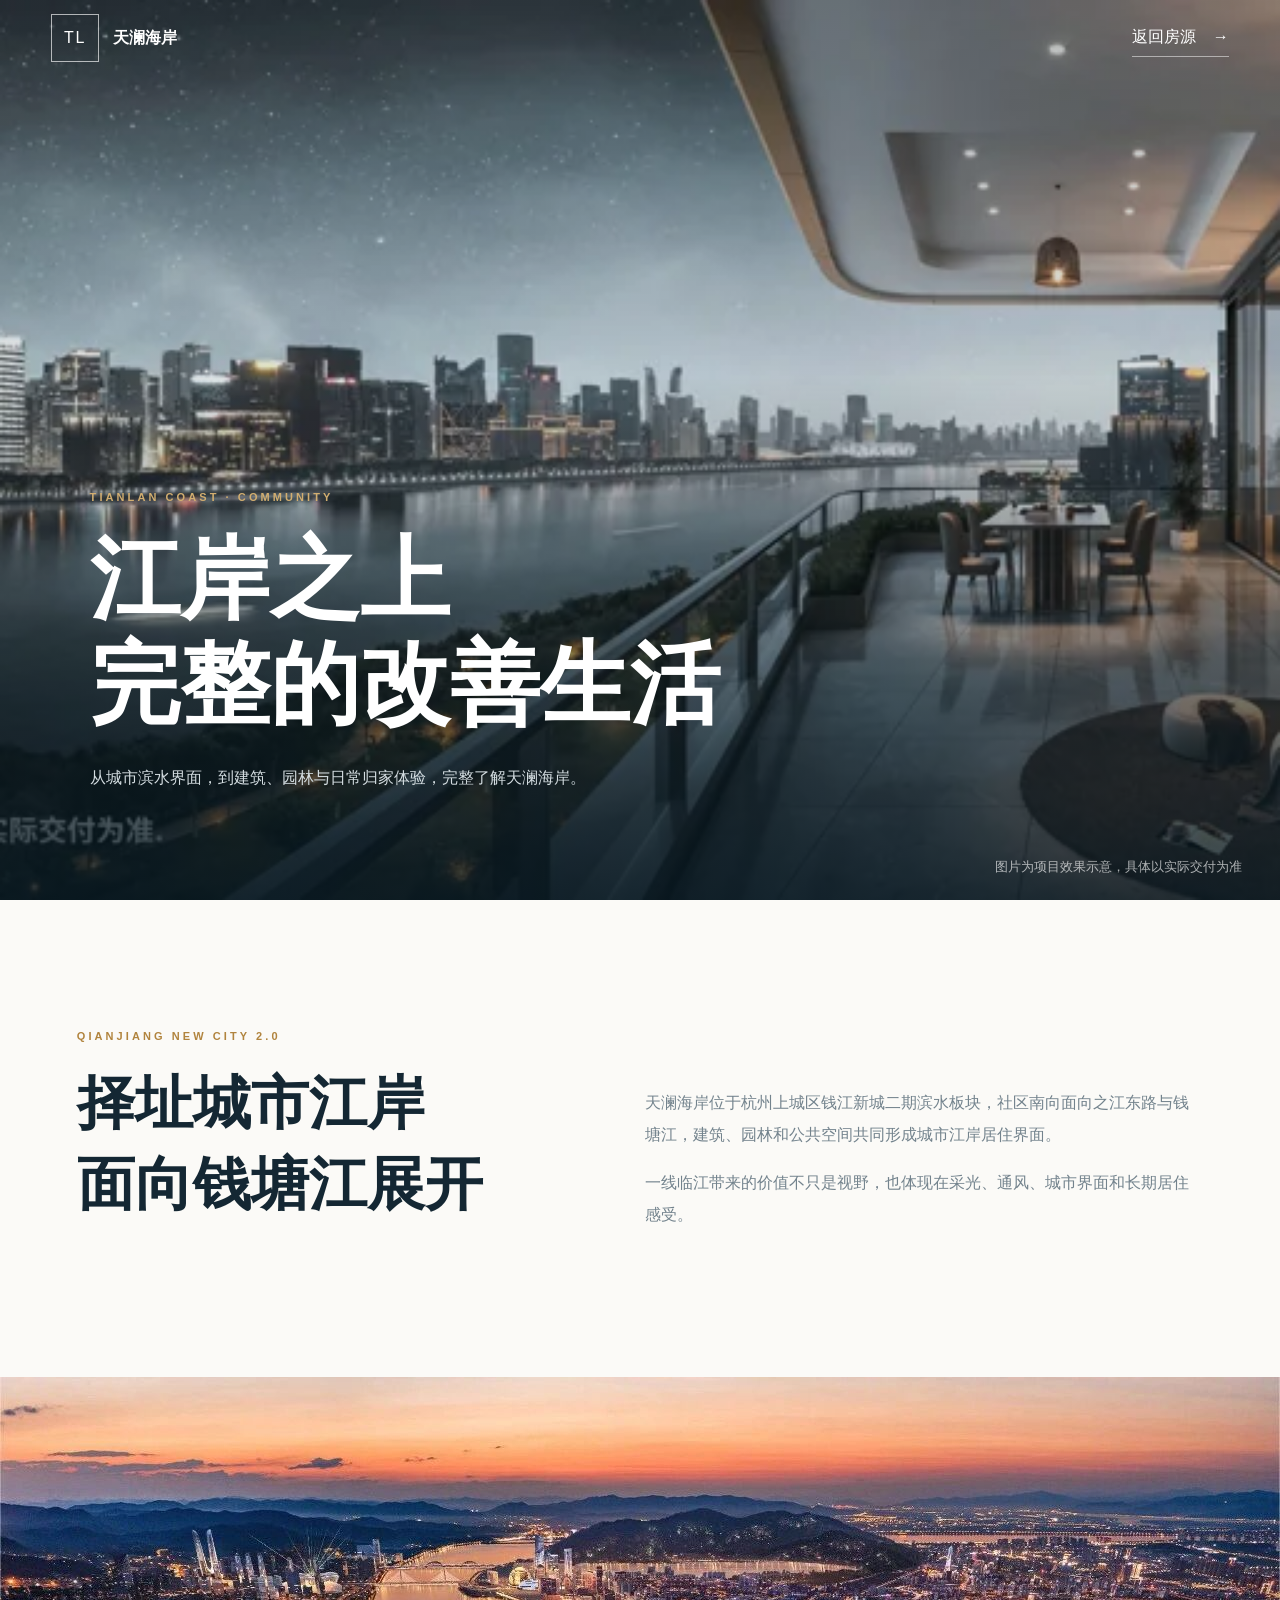
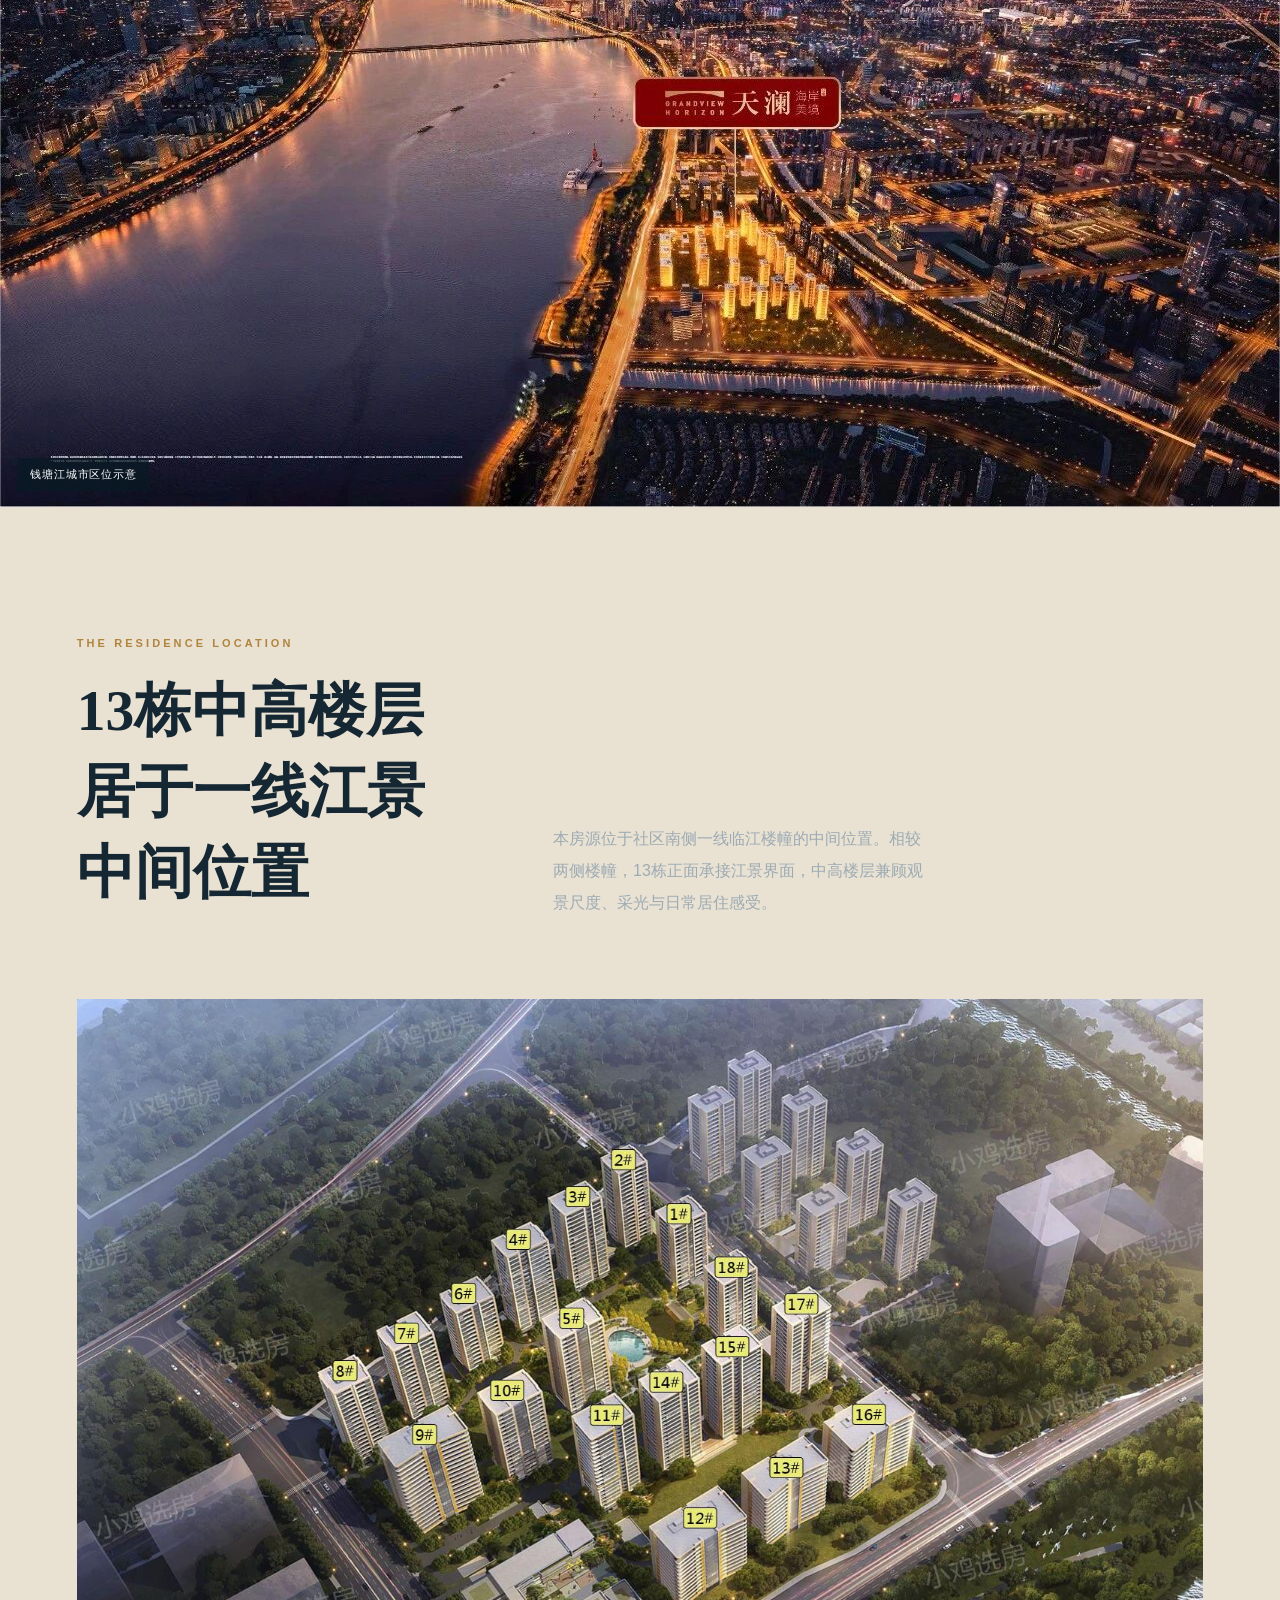
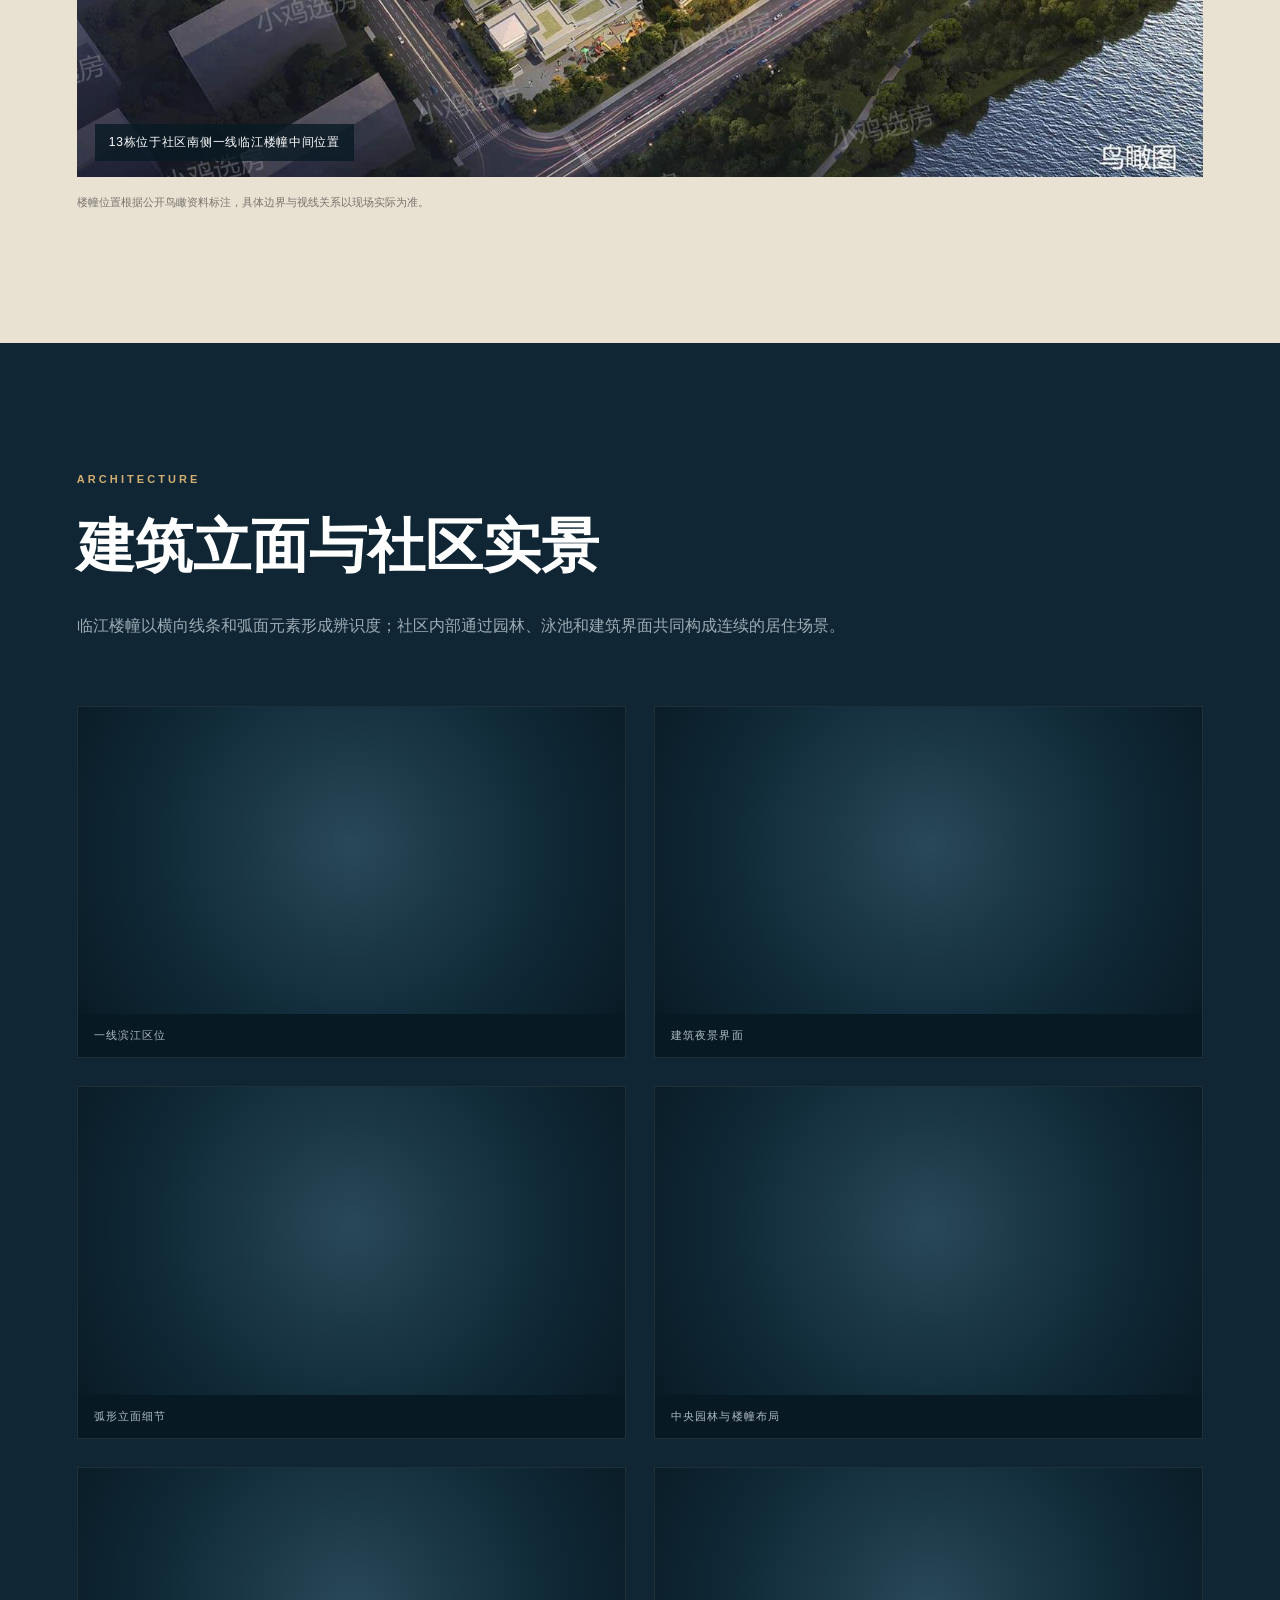
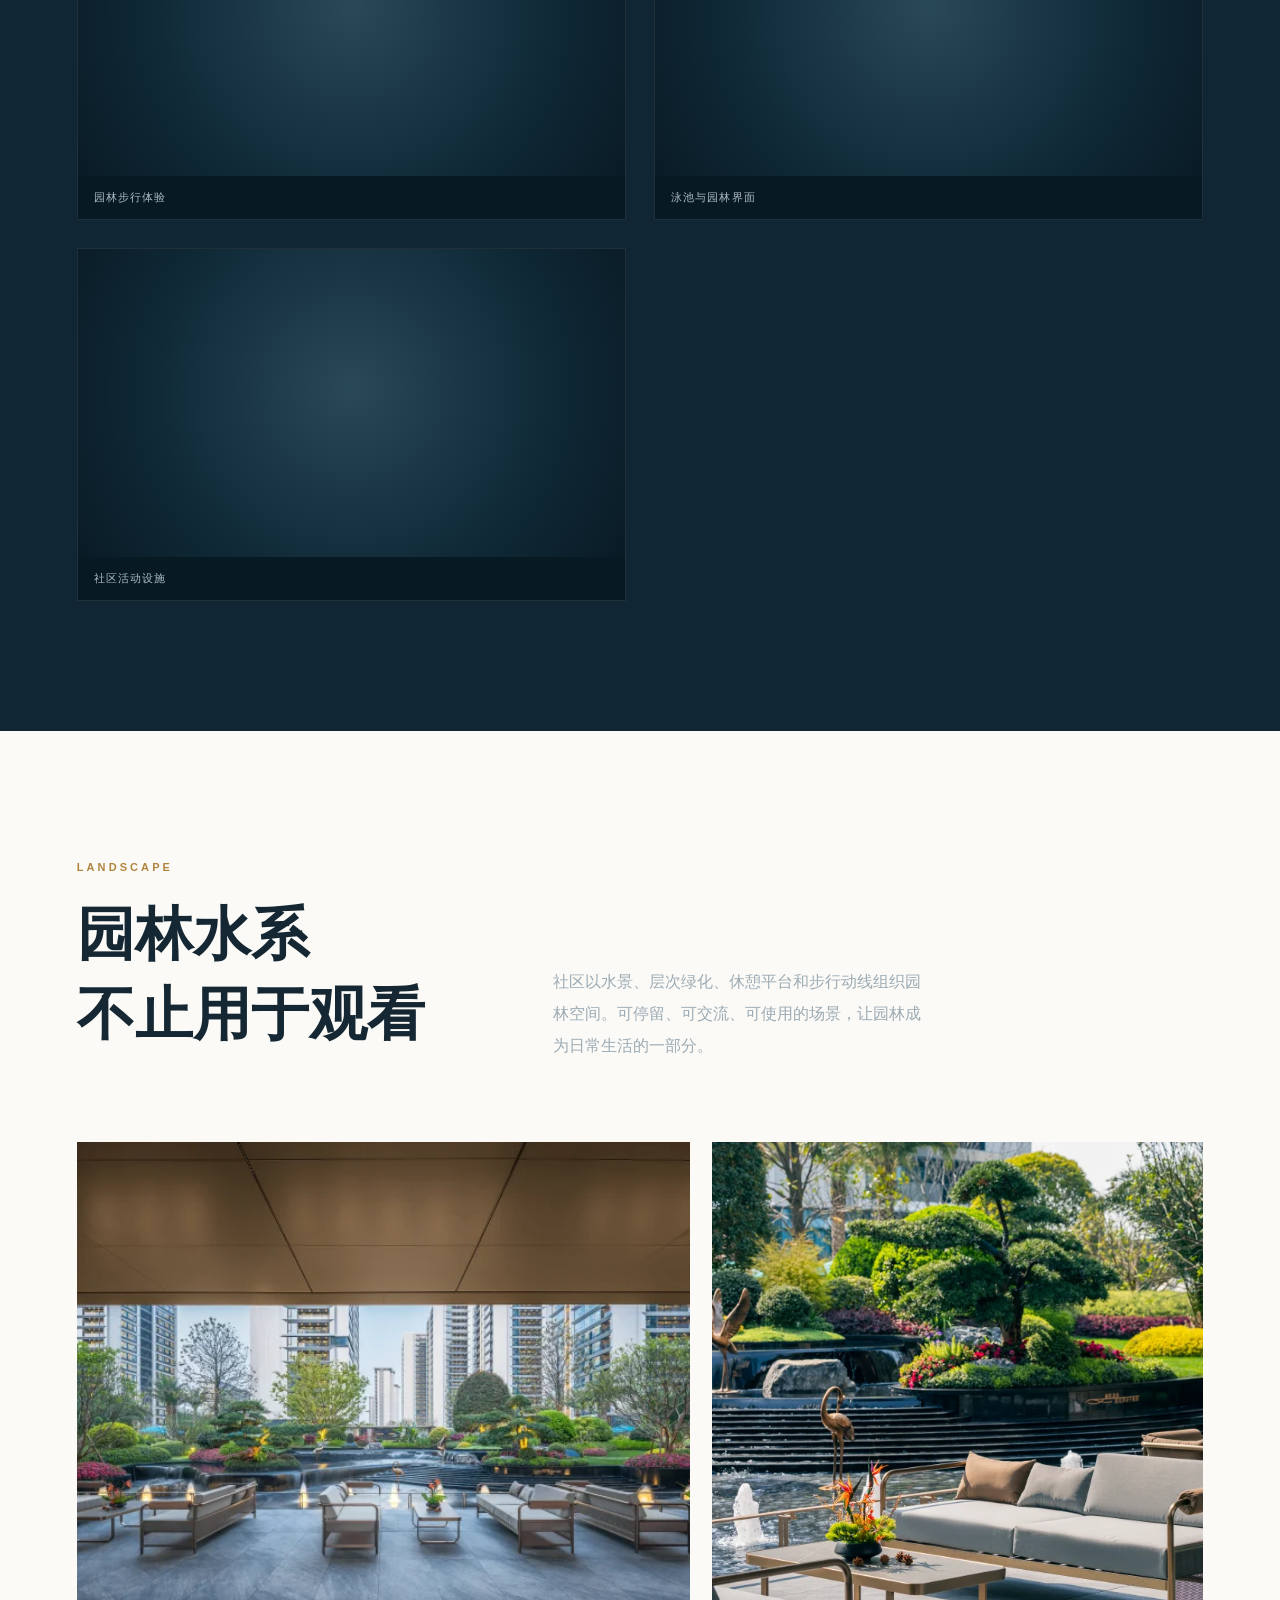
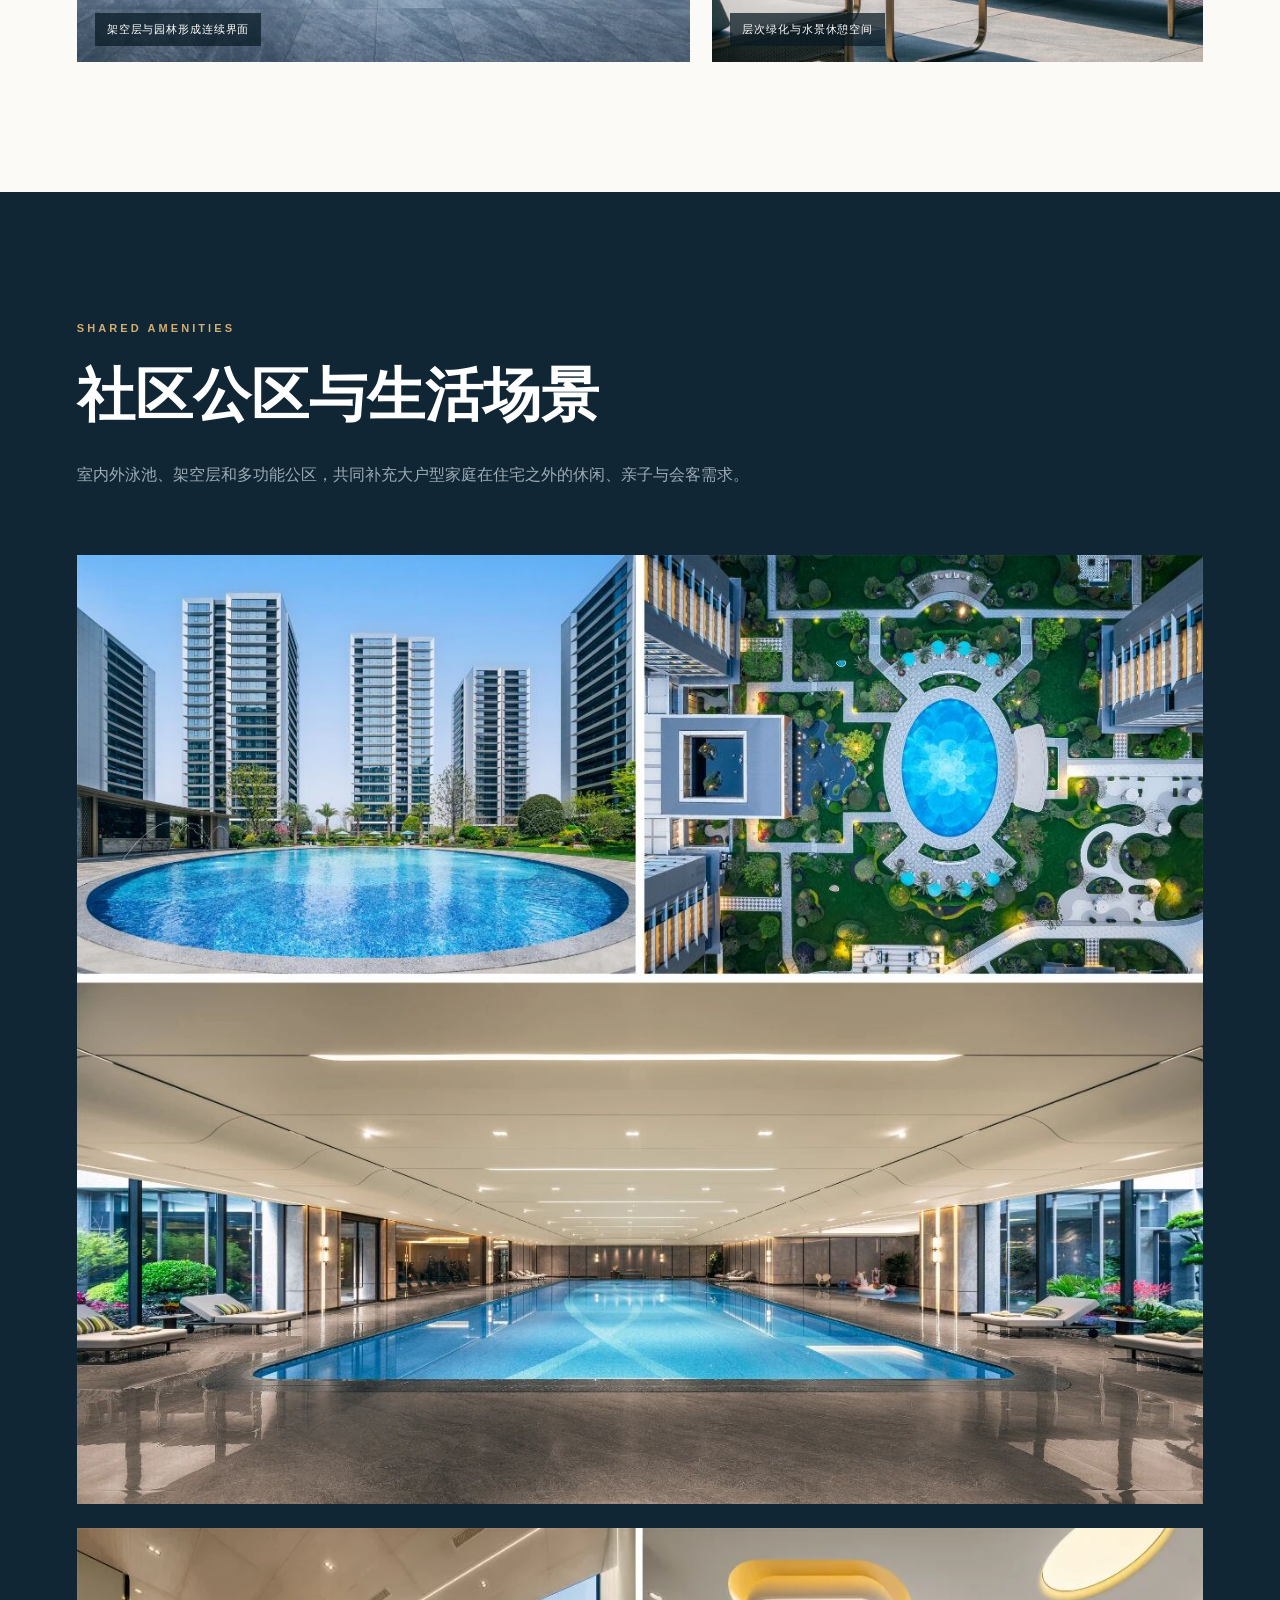
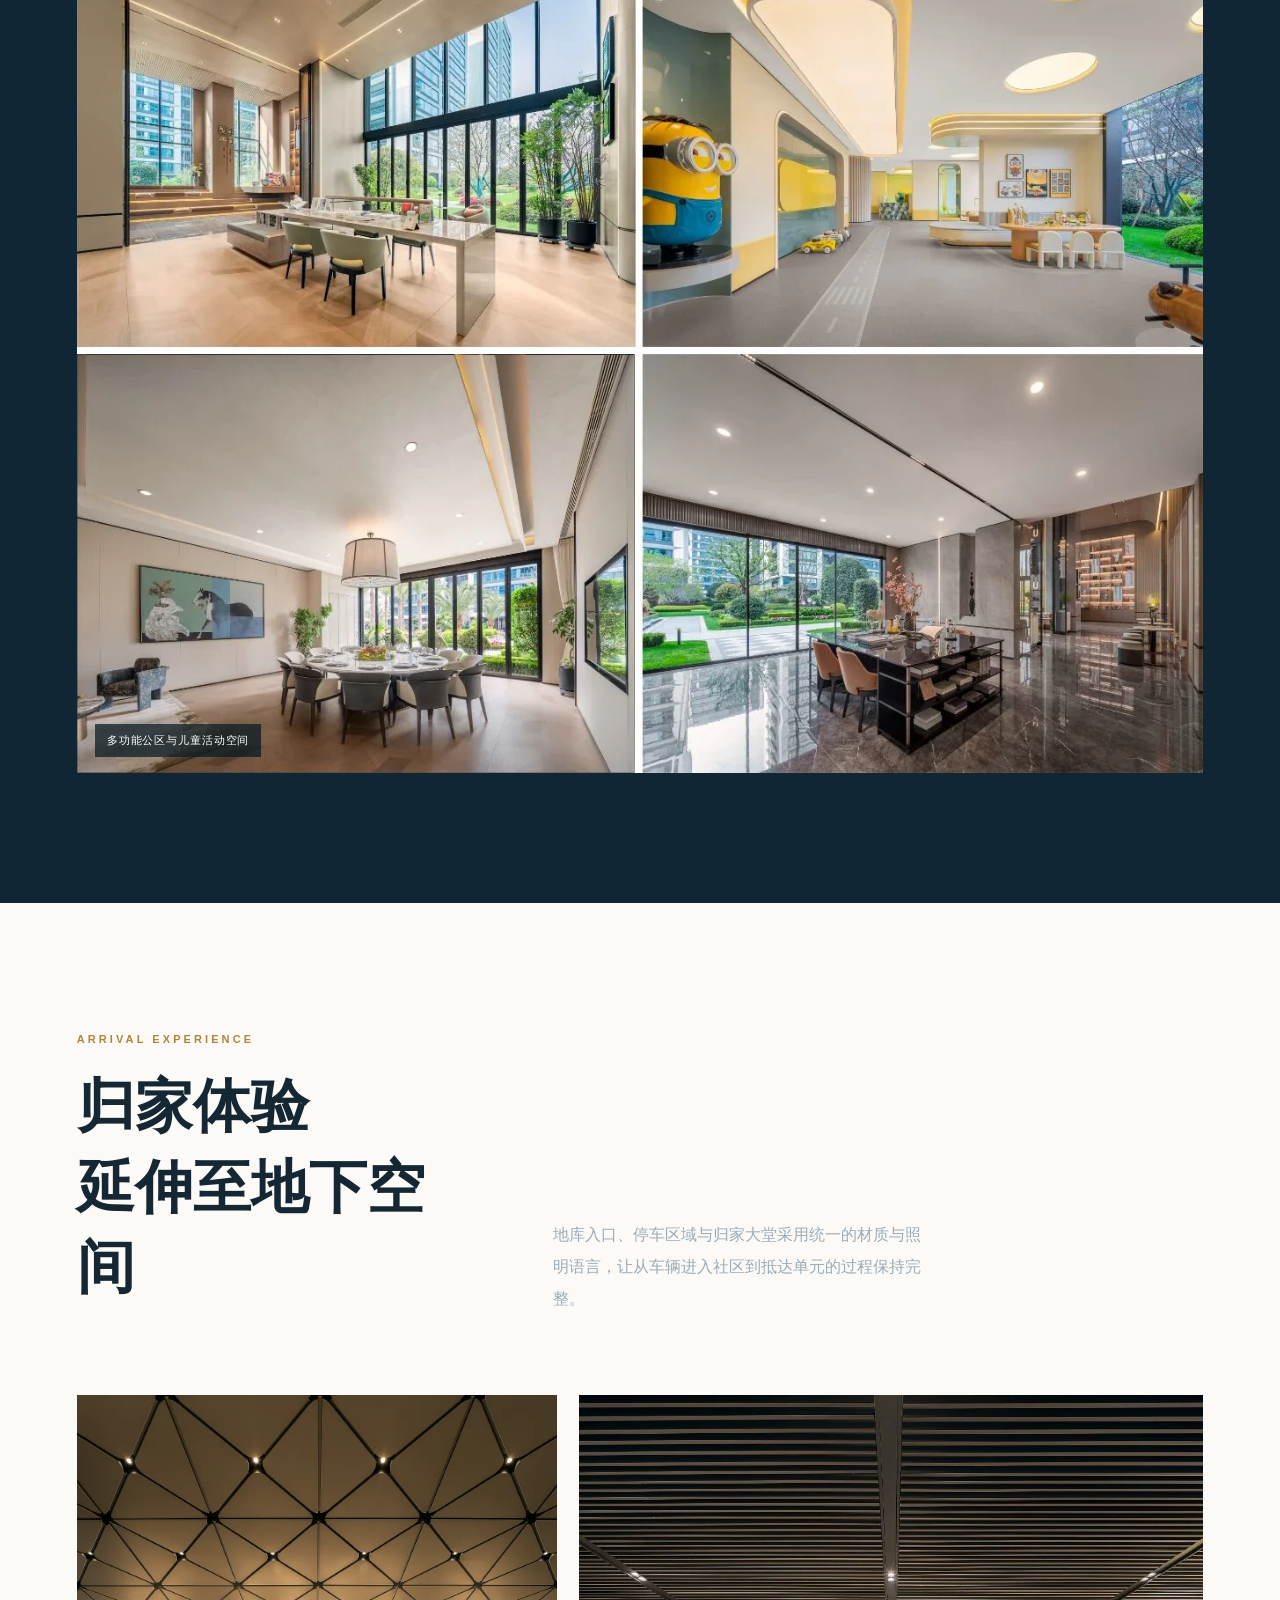
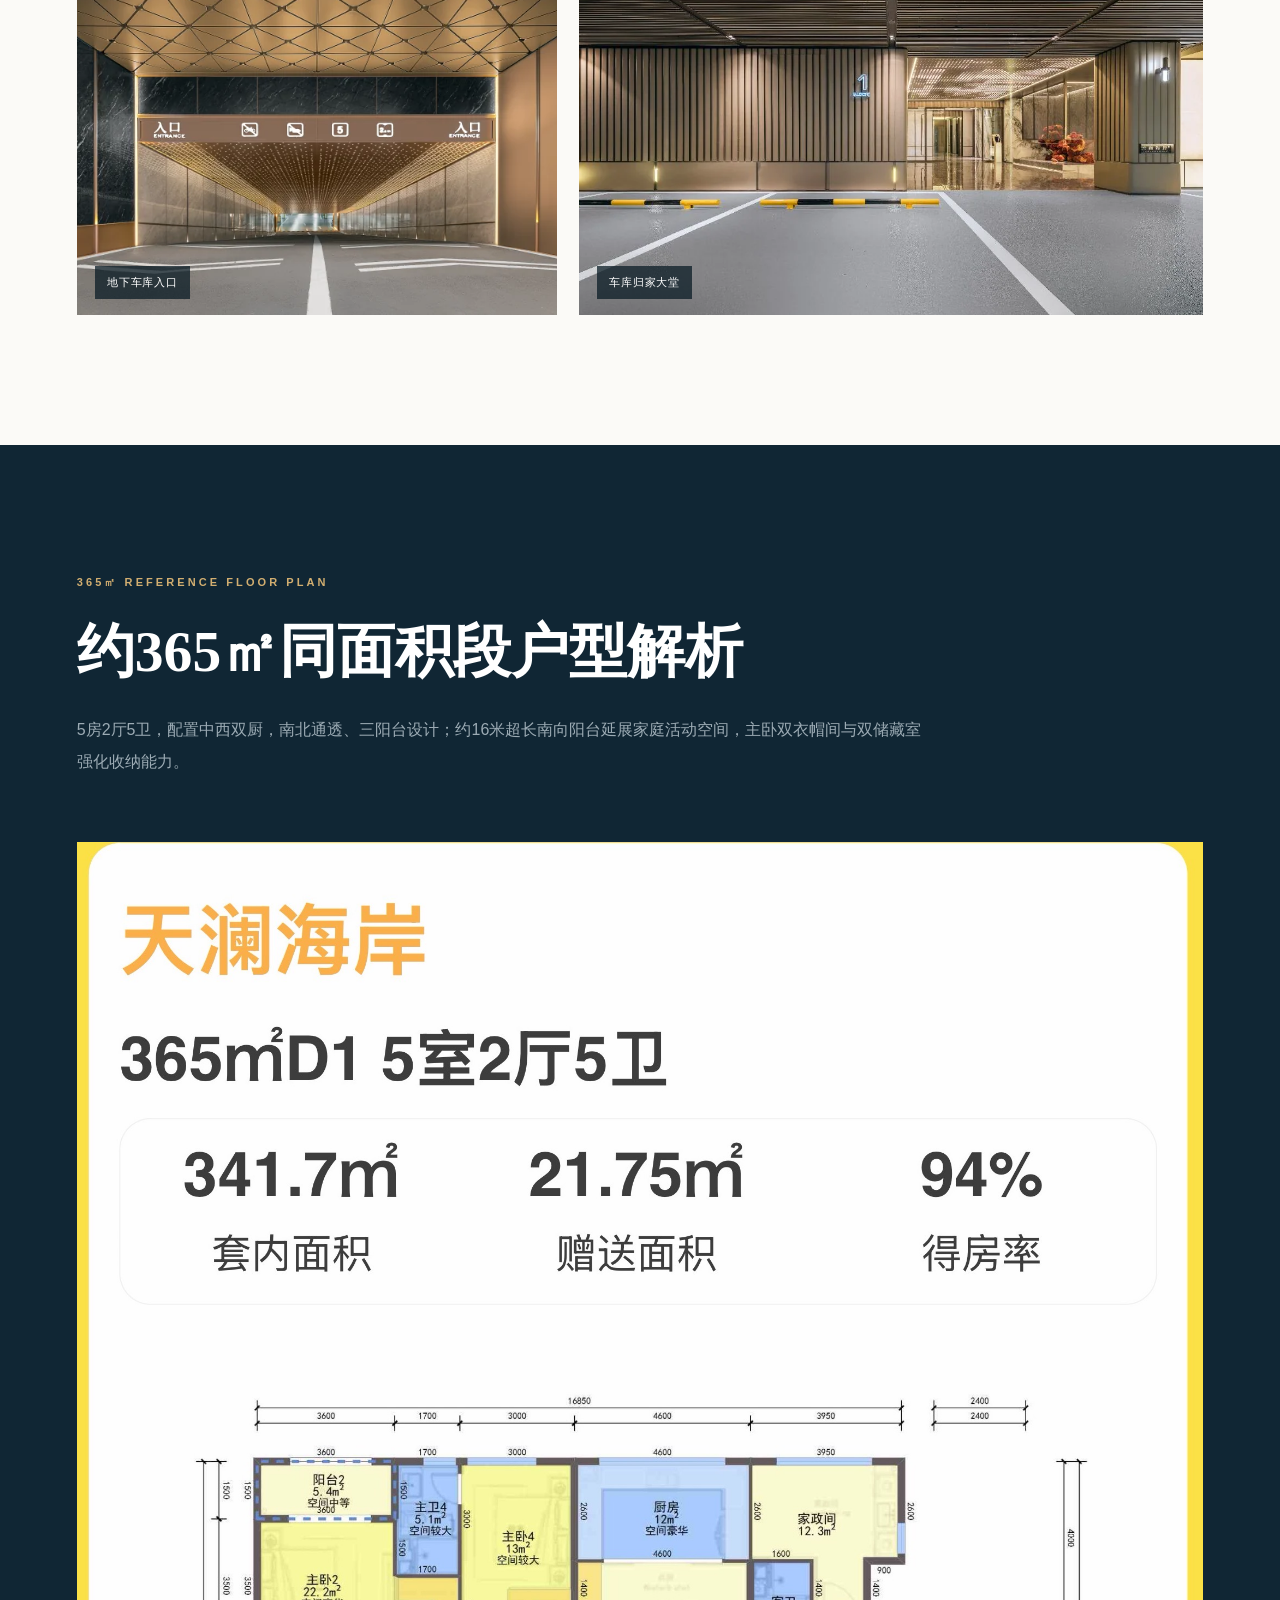
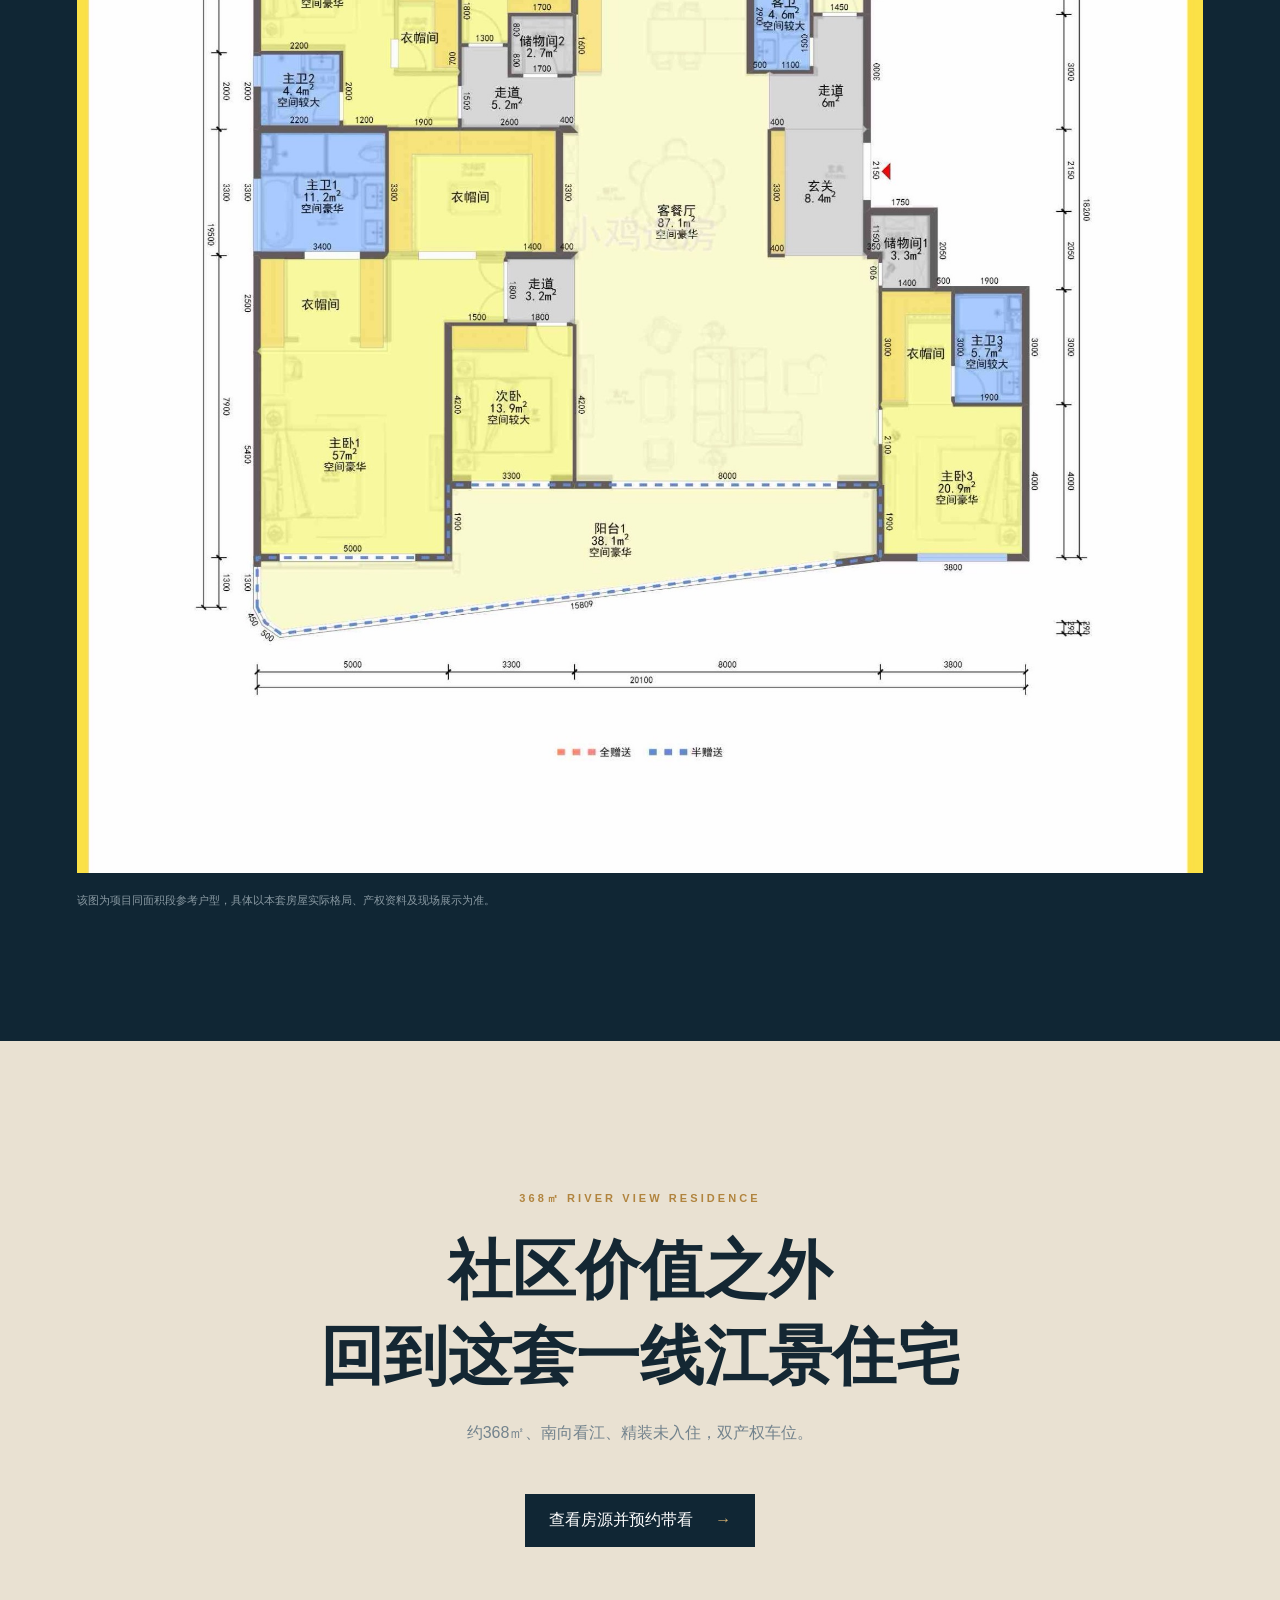
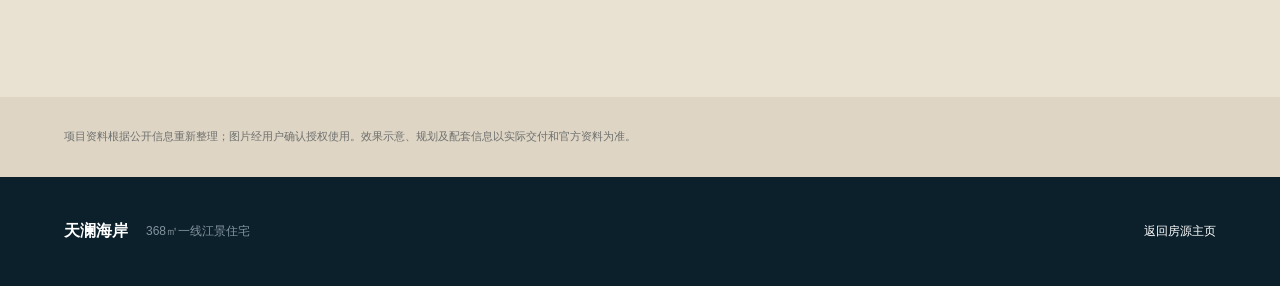
<file: project.html>
<!doctype html>
<html lang="zh-CN">
<head>
  <meta charset="UTF-8" />
  <meta name="viewport" content="width=device-width, initial-scale=1.0" />
  <meta name="description" content="了解天澜海岸的滨水区位、建筑立面、园林景观、架空层与归家公区。" />
  <meta name="theme-color" content="#102634" />
  <link rel="canonical" href="https://tianlanhaian.cn/project.html" />
  <meta property="og:type" content="article" />
  <meta property="og:locale" content="zh_CN" />
  <meta property="og:site_name" content="天澜海岸" />
  <meta property="og:title" content="了解天澜海岸｜钱塘江畔的完整社区体验" />
  <meta property="og:description" content="从滨水区位、建筑立面，到园林、公区与归家动线，完整了解天澜海岸。" />
  <meta property="og:url" content="https://tianlanhaian.cn/project.html" />
  <meta property="og:image" content="https://tianlanhaian.cn/assets/project/river-view.jpg" />
  <title>了解天澜海岸｜项目介绍</title>
  <link rel="stylesheet" href="project.css" />
  <script>
    var _hmt = _hmt || [];
    window.clarity = window.clarity || function() {
      (window.clarity.q = window.clarity.q || []).push(arguments);
    };
    window.addEventListener("load", function() {
      var loadAnalytics = function() {
        var hm = document.createElement("script");
        hm.async = true;
        hm.src = "https://hm.baidu.com/hm.js?a6ddb3bfcaed02d4af3ab43c0355075b";
        document.head.appendChild(hm);

        var clarityScript = document.createElement("script");
        clarityScript.async = true;
        clarityScript.src = "https://www.clarity.ms/tag/xhi3g2atts";
        document.head.appendChild(clarityScript);
      };
      if ("requestIdleCallback" in window) {
        requestIdleCallback(loadAnalytics, { timeout: 3000 });
      } else {
        setTimeout(loadAnalytics, 1500);
      }
    }, { once: true });
  </script>
</head>
<body>
  <header class="sub-nav">
    <a class="sub-brand" href="index.html"><span>TL</span><strong>天澜海岸</strong></a>
    <a class="back-link" href="index.html">返回房源 <span>→</span></a>
  </header>

  <main>
    <section class="project-hero">
      <picture>
        <source media="(max-width: 800px)" srcset="assets/project/optimized/river-view-960.webp" type="image/webp">
        <source srcset="assets/project/optimized/river-view-1920.webp" type="image/webp">
        <img src="assets/project/river-view.jpg" alt="天澜海岸一线江景效果示意" />
      </picture>
      <div class="project-hero-shade"></div>
      <div class="project-hero-copy">
        <p class="eyebrow">TIANLAN COAST · COMMUNITY</p>
        <h1>江岸之上<br>完整的改善生活</h1>
        <p>从城市滨水界面，到建筑、园林与日常归家体验，完整了解天澜海岸。</p>
      </div>
      <small>图片为项目效果示意，具体以实际交付为准</small>
    </section>

    <section class="intro section-pad">
      <div>
        <p class="eyebrow dark">QIANJIANG NEW CITY 2.0</p>
        <h2>择址城市江岸<br>面向钱塘江展开</h2>
      </div>
      <div class="intro-body">
        <p>天澜海岸位于杭州上城区钱江新城二期滨水板块，社区南向面向之江东路与钱塘江，建筑、园林和公共空间共同形成城市江岸居住界面。</p>
        <p>一线临江带来的价值不只是视野，也体现在采光、通风、城市界面和长期居住感受。</p>
      </div>
    </section>

    <figure class="wide-visual">
      <img src="assets/project/location.jpg" alt="天澜海岸钱塘江城市区位示意" loading="lazy">
      <figcaption>钱塘江城市区位示意</figcaption>
    </figure>

    <section class="building-location section-pad">
      <div class="section-heading split-heading">
        <div>
          <p class="eyebrow dark">THE RESIDENCE LOCATION</p>
          <h2>13栋中高楼层<br>居于一线江景中间位置</h2>
        </div>
        <p>本房源位于社区南侧一线临江楼幢的中间位置。相较两侧楼幢，13栋正面承接江景界面，中高楼层兼顾观景尺度、采光与日常居住感受。</p>
      </div>
      <figure class="building-location-visual">
        <img src="assets/project/building-location.jpg" alt="天澜海岸楼幢分布及13栋位置示意" loading="lazy">
        <figcaption>13栋位于社区南侧一线临江楼幢中间位置</figcaption>
      </figure>
      <p class="building-location-note">楼幢位置根据公开鸟瞰资料标注，具体边界与视线关系以现场实际为准。</p>
    </section>

    <section class="architecture section-pad dark-section">
      <div class="section-heading">
        <p class="eyebrow">ARCHITECTURE</p>
        <h2>建筑立面与社区实景</h2>
        <p>临江楼幢以横向线条和弧面元素形成辨识度；社区内部通过园林、泳池和建筑界面共同构成连续的居住场景。</p>
      </div>
      <div class="motion-grid">
        <figure><video class="motion-video" data-src="assets/project/optimized/facade-02.mp4" aria-label="天澜海岸一线滨江区位动态展示" muted loop playsinline preload="none"></video><figcaption>一线滨江区位</figcaption></figure>
        <figure><video class="motion-video" data-src="assets/project/optimized/facade-07.mp4" aria-label="天澜海岸建筑夜景动态展示" muted loop playsinline preload="none"></video><figcaption>建筑夜景界面</figcaption></figure>
        <figure><video class="motion-video" data-src="assets/project/optimized/facade-04.mp4" aria-label="天澜海岸建筑弧形立面动态展示" muted loop playsinline preload="none"></video><figcaption>弧形立面细节</figcaption></figure>
        <figure><video class="motion-video" data-src="assets/project/optimized/facade-03.mp4" aria-label="天澜海岸中央园林动态展示" muted loop playsinline preload="none"></video><figcaption>中央园林与楼幢布局</figcaption></figure>
        <figure><video class="motion-video" data-src="assets/project/optimized/facade-05.mp4" aria-label="天澜海岸园林步道动态展示" muted loop playsinline preload="none"></video><figcaption>园林步行体验</figcaption></figure>
        <figure><video class="motion-video" data-src="assets/project/optimized/facade-06.mp4" aria-label="天澜海岸泳池园林动态展示" muted loop playsinline preload="none"></video><figcaption>泳池与园林界面</figcaption></figure>
        <figure><video class="motion-video" data-src="assets/project/optimized/facade-01.mp4" aria-label="天澜海岸社区健身设施动态展示" muted loop playsinline preload="none"></video><figcaption>社区活动设施</figcaption></figure>
      </div>
    </section>

    <section class="landscape section-pad">
      <div class="section-heading split-heading">
        <div><p class="eyebrow dark">LANDSCAPE</p><h2>园林水系<br>不止用于观看</h2></div>
        <p>社区以水景、层次绿化、休憩平台和步行动线组织园林空间。可停留、可交流、可使用的场景，让园林成为日常生活的一部分。</p>
      </div>
      <div class="landscape-grid">
      <figure class="landscape-main"><img src="assets/project/optimized/garden-lounge.webp" alt="天澜海岸架空层与园林实景" loading="lazy" decoding="async"><figcaption>架空层与园林形成连续界面</figcaption></figure>
        <figure><img src="assets/project/optimized/garden.webp" alt="天澜海岸园林水景实景" loading="lazy" decoding="async"><figcaption>层次绿化与水景休憩空间</figcaption></figure>
      </div>
    </section>

    <section class="amenities section-pad dark-section">
      <div class="section-heading">
        <p class="eyebrow">SHARED AMENITIES</p>
        <h2>社区公区与生活场景</h2>
        <p>室内外泳池、架空层和多功能公区，共同补充大户型家庭在住宅之外的休闲、亲子与会客需求。</p>
      </div>
      <figure class="amenities-collage"><img src="assets/project/community-collage.jpg" alt="天澜海岸泳池与社区公区实景" loading="lazy"></figure>
      <figure class="amenities-space"><img src="assets/project/optimized/community-space.webp" alt="天澜海岸社区公共空间实景" loading="lazy" decoding="async"><figcaption>多功能公区与儿童活动空间</figcaption></figure>
    </section>

    <section class="arrival section-pad">
      <div class="section-heading split-heading">
        <div><p class="eyebrow dark">ARRIVAL EXPERIENCE</p><h2>归家体验<br>延伸至地下空间</h2></div>
        <p>地库入口、停车区域与归家大堂采用统一的材质与照明语言，让从车辆进入社区到抵达单元的过程保持完整。</p>
      </div>
      <div class="arrival-grid">
        <figure><img src="assets/project/optimized/garage-entry.webp" alt="天澜海岸地下车库入口" loading="lazy" decoding="async"><figcaption>地下车库入口</figcaption></figure>
        <figure><img src="assets/project/optimized/garage-lobby.webp" alt="天澜海岸车库归家大堂" loading="lazy" decoding="async"><figcaption>车库归家大堂</figcaption></figure>
      </div>
    </section>

    <section class="floorplan section-pad dark-section">
      <div class="section-heading">
        <p class="eyebrow">365㎡ REFERENCE FLOOR PLAN</p>
        <h2>约365㎡同面积段户型解析</h2>
        <p>5房2厅5卫，配置中西双厨，南北通透、三阳台设计；约16米超长南向阳台延展家庭活动空间，主卧双衣帽间与双储藏室强化收纳能力。</p>
      </div>
      <figure class="floorplan-visual">
        <img src="assets/project/floorplan-365.jpg" alt="天澜海岸约365平方米参考户型图" loading="lazy">
      </figure>
      <p class="floorplan-note">该图为项目同面积段参考户型，具体以本套房屋实际格局、产权资料及现场展示为准。</p>
    </section>

    <section class="project-cta">
      <p class="eyebrow dark">368㎡ RIVER VIEW RESIDENCE</p>
      <h2>社区价值之外<br>回到这套一线江景住宅</h2>
      <p>约368㎡、南向看江、精装未入住，双产权车位。</p>
      <a href="index.html#contact">查看房源并预约带看 <span>→</span></a>
    </section>

    <aside class="source-note">
      <p>项目资料根据公开信息重新整理；图片经用户确认授权使用。效果示意、规划及配套信息以实际交付和官方资料为准。</p>
    </aside>
  </main>

  <footer>
    <div><strong>天澜海岸</strong><span>368㎡一线江景住宅</span></div>
    <a href="index.html">返回房源主页</a>
  </footer>
  <script>
    const videoObserver = new IntersectionObserver(entries => {
      entries.forEach(entry => {
        if (!entry.isIntersecting) return;
        const video = entry.target;
        if (!video.src) {
          video.src = video.dataset.src;
          video.load();
        }
        video.play().catch(() => {});
        videoObserver.unobserve(video);
      });
    }, { rootMargin: "300px 0px" });
    document.querySelectorAll(".motion-video").forEach(video => videoObserver.observe(video));
  </script>
</body>
</html>
</file>
<file: project.css>
﻿:root{--ink:#142733;--deep:#102634;--cream:#f3efe7;--paper:#fbfaf7;--gold:#b1843e;--muted:#73838d}
*{box-sizing:border-box}
html{scroll-behavior:smooth}
body{margin:0;background:var(--paper);color:var(--ink);font-family:"PingFang SC","Microsoft YaHei",Arial,sans-serif}
img{display:block;max-width:100%}
figure{margin:0}
.sub-nav{height:76px;padding:0 4vw;display:flex;align-items:center;justify-content:space-between;position:absolute;inset:0 0 auto;z-index:5;color:#fff}
.sub-brand{display:flex;align-items:center;gap:14px;color:inherit;text-decoration:none}
.sub-brand span{width:48px;height:48px;border:1px solid rgba(255,255,255,.65);display:grid;place-items:center;letter-spacing:.12em}
.sub-brand strong{font-family:"Songti SC","STSong","SimSun",serif}
.back-link{color:#fff;text-decoration:none;border-bottom:1px solid rgba(255,255,255,.5);padding:8px 0}
.back-link span{margin-left:12px}
.eyebrow{margin:0;color:#d2ae70;font-size:11px;font-weight:600;letter-spacing:.28em}
.eyebrow.dark{color:var(--gold)}
.section-pad{padding:130px max(6vw,28px)}
.project-hero{height:100svh;min-height:650px;position:relative;display:flex;align-items:flex-end;color:#fff;overflow:hidden}
.project-hero>picture,.project-hero>picture img{position:absolute;inset:0;width:100%;height:100%;object-fit:cover}
.project-hero-shade{position:absolute;inset:0;background:linear-gradient(180deg,rgba(7,24,34,.28),rgba(7,24,34,.12) 42%,rgba(7,24,34,.84))}
.project-hero-copy{position:relative;z-index:2;width:min(930px,88vw);padding:0 7vw 10vh}
.project-hero-copy h1{font:600 clamp(48px,7vw,92px)/1.18 "Songti SC","STSong","SimSun",serif;margin:24px 0}
.project-hero-copy>p:last-child{max-width:620px;color:#d4dde1;line-height:2}
.project-hero small{position:absolute;z-index:2;right:3vw;bottom:24px;color:rgba(255,255,255,.65)}
.intro{display:grid;grid-template-columns:1fr 1.2fr;gap:8vw}
.intro h2,.section-heading h2,.split-heading h2{font:600 clamp(38px,4.5vw,64px)/1.4 "Songti SC","STSong","SimSun",serif;margin:22px 0}
.intro-body{align-self:end;color:var(--muted);line-height:2}
.wide-visual{position:relative;background:#0c202c}
.wide-visual img{width:100%;max-height:850px;object-fit:cover}
.wide-visual figcaption,.landscape-grid figcaption,.amenities-space figcaption,.arrival-grid figcaption{position:absolute;left:18px;bottom:16px;padding:9px 12px;background:rgba(8,25,35,.72);color:#fff;font-size:11px;letter-spacing:.08em}
.building-location{background:#e9e1d2}
.building-location-visual{position:relative;max-width:1280px;margin:0 auto;background:#182b36}
.building-location-visual img{width:100%;height:auto}
.building-location-visual figcaption{position:absolute;left:18px;bottom:16px;padding:10px 14px;background:rgba(8,25,35,.8);color:#fff;font-size:12px;letter-spacing:.06em}
.building-location-note{max-width:1280px;margin:16px auto 0;color:#79766f;font-size:11px;line-height:1.8}
.dark-section{background:var(--deep);color:#fff}
.section-heading{max-width:850px;margin-bottom:64px}
.section-heading>p:last-child,.split-heading>p{color:#9cabb4;line-height:2}
.motion-grid{display:grid;grid-template-columns:repeat(2,minmax(0,640px));justify-content:center;gap:28px}
.motion-grid figure{background:#071923;border:1px solid rgba(255,255,255,.1)}
.motion-grid img,.motion-video{width:100%;height:auto}
.motion-video{display:block;aspect-ratio:16/9;background:radial-gradient(circle at 50% 45%,#294858,#102a38 60%,#091b25)}
.motion-grid figcaption{padding:14px 16px;color:#aebbc2;font-size:11px;letter-spacing:.1em}
.split-heading{display:grid;grid-template-columns:1fr 1fr;gap:8vw;align-items:end;margin-bottom:64px}
.landscape-grid{display:grid;grid-template-columns:1.25fr 1fr;gap:22px}
.landscape-grid figure,.amenities-space,.arrival-grid figure{position:relative;overflow:hidden}
.landscape-grid img{width:100%;height:100%;min-height:520px;object-fit:cover}
.amenities-collage{max-width:1280px;margin:0 auto 24px}
.amenities-collage img{width:100%;height:auto}
.amenities-space{max-width:1280px;margin:auto}
.amenities-space img{width:100%;height:auto}
.arrival-grid{display:grid;grid-template-columns:1fr 1.3fr;gap:22px}
.arrival-grid img{width:100%;height:520px;object-fit:cover}
.floorplan-visual{max-width:1160px;margin:0 auto;background:#fff}
.floorplan-visual img{width:100%;height:auto}
.floorplan-note{max-width:1160px;margin:18px auto 0;color:#8999a2;font-size:11px;line-height:1.8}
.project-cta{text-align:center;padding:150px 24px;background:#e9e1d2}
.project-cta h2{font:600 clamp(40px,5vw,66px)/1.35 "Songti SC","STSong","SimSun",serif;margin:22px 0}
.project-cta p:not(.eyebrow){color:var(--muted)}
.project-cta a{display:inline-block;margin-top:34px;padding:16px 24px;background:var(--deep);color:#fff;text-decoration:none}
.project-cta a span{margin-left:18px;color:#d2ae70}
.source-note{padding:30px 5vw;background:#ded5c5;color:#6e706e;font-size:11px;line-height:1.8}
.source-note p{margin:0}
.source-note a{color:var(--ink);white-space:nowrap}
footer{padding:44px 5vw;background:#0c202c;color:#fff;display:flex;justify-content:space-between;align-items:center}
footer div{display:flex;gap:18px;align-items:center}
footer span{color:#83949d;font-size:12px}
footer a{color:#fff;text-decoration:none;font-size:12px}
@media(max-width:800px){.sub-nav{height:64px}
.sub-brand strong{display:none}
.section-pad{padding:90px 22px}
.project-hero{min-height:620px}
.project-hero-copy{padding:0 24px 80px}
.project-hero small{left:24px;right:auto;font-size:9px}
.intro,.split-heading{grid-template-columns:1fr}
.wide-visual img{min-height:360px;object-fit:cover}
.motion-grid{grid-template-columns:1fr;gap:18px}
.landscape-grid,.arrival-grid{grid-template-columns:1fr}
.landscape-grid img,.arrival-grid img{height:auto;min-height:0}
.source-note,footer{flex-direction:column;align-items:flex-start}
}
</file>
